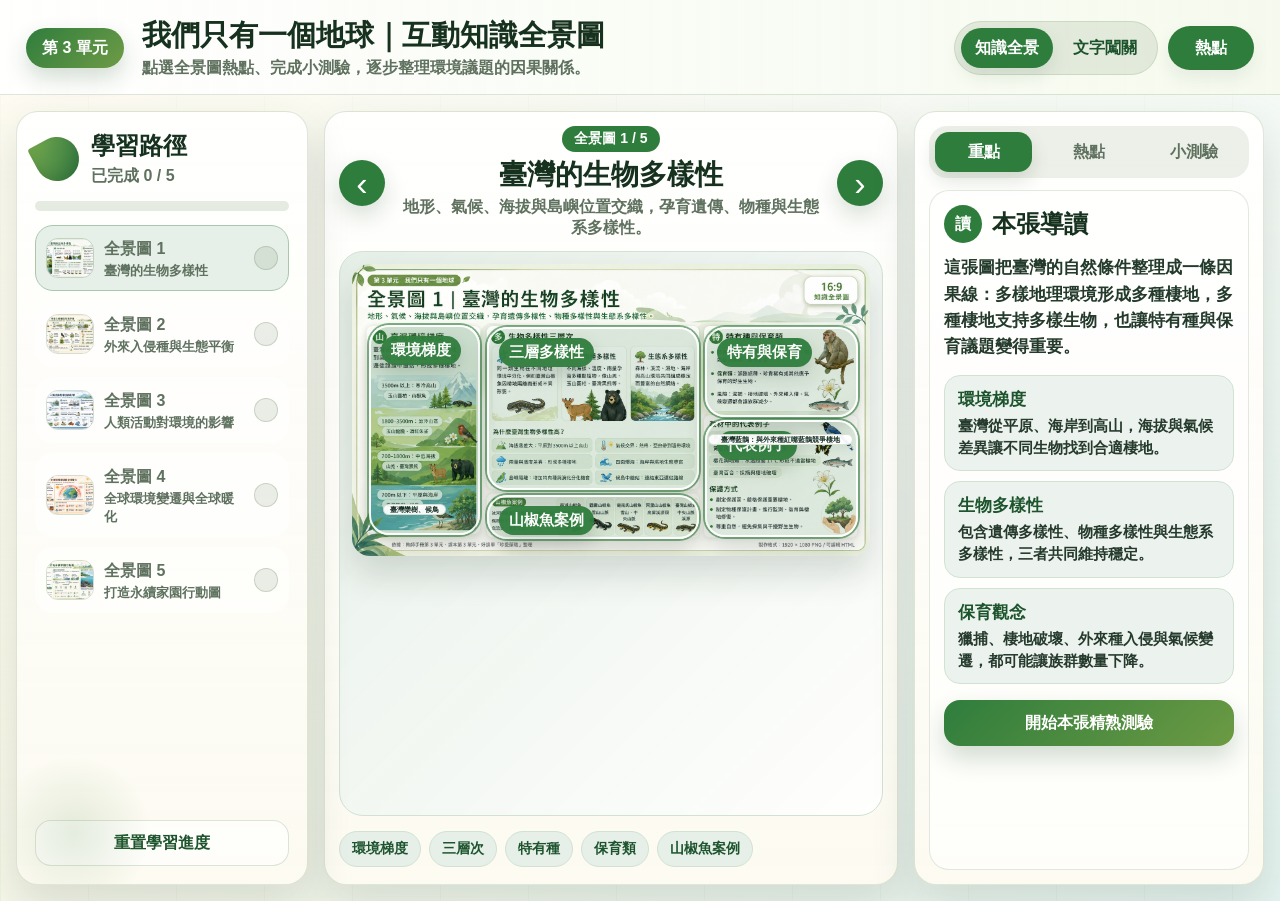
<file: index.html>
<!doctype html>
<html lang="zh-Hant">
<head>
  <meta charset="utf-8">
  <meta name="viewport" content="width=device-width, initial-scale=1">
  <title>第 3 單元｜我們只有一個地球互動全景圖</title>
  <link rel="stylesheet" href="styles.css?v=20260508d">
</head>
<body>
  <div class="app">
    <header class="topbar">
      <div class="brand">
        <span class="unit-pill">第 3 單元</span>
        <div>
          <h1>我們只有一個地球｜互動知識全景圖</h1>
          <p>點選全景圖熱點、完成小測驗，逐步整理環境議題的因果關係。</p>
        </div>
      </div>
      <div class="top-actions" aria-label="全域工具">
        <div class="mode-switch" aria-label="模式切換">
          <button class="mode-button active" id="showPanorama" type="button">知識全景</button>
          <button class="mode-button" id="showGame" type="button">文字闖關</button>
        </div>
        <button class="tool-button active" id="toggleHotspots" type="button">熱點</button>
      </div>
    </header>

    <main class="workspace" id="panoramaWorkspace">
      <aside class="rail" aria-label="全景圖清單">
        <div class="rail-head">
          <span class="leaf-mark"></span>
          <div>
            <h2>學習路徑</h2>
            <p id="progressText">已完成 0 / 5</p>
          </div>
        </div>
        <div class="progress-track" aria-hidden="true">
          <span id="progressBar"></span>
        </div>
        <nav class="slide-nav" id="slideNav"></nav>
        <button class="ghost-button" id="resetProgress" type="button">重置學習進度</button>
      </aside>

      <section class="viewer-panel" aria-label="全景圖播放器">
        <div class="viewer-toolbar">
          <button class="circle-button" id="prevSlide" type="button" aria-label="上一張">‹</button>
          <div class="slide-heading">
            <span id="slideNumber"></span>
            <h2 id="slideTitle"></h2>
            <p id="slideSubtitle"></p>
          </div>
          <button class="circle-button" id="nextSlide" type="button" aria-label="下一張">›</button>
        </div>

        <div class="panorama-shell" id="panoramaShell">
          <figure class="panorama-frame" id="panoramaFrame">
            <img id="panoramaImage" src="" alt="">
            <div class="hotspot-layer" id="hotspotLayer"></div>
          </figure>
        </div>

        <div class="quick-strip" id="quickStrip" aria-label="本張重點"></div>
      </section>

      <aside class="study-panel" aria-label="學習面板">
        <div class="tabs" role="tablist" aria-label="學習面板分頁">
          <button class="tab active" data-tab="focus" type="button">重點</button>
          <button class="tab" data-tab="hotspot" type="button">熱點</button>
          <button class="tab" data-tab="quiz" type="button">小測驗</button>
        </div>

        <section class="tab-page active" id="focusPage">
          <div class="panel-title">
            <span class="round-badge">讀</span>
            <h2>本張導讀</h2>
          </div>
          <p class="lead" id="focusLead"></p>
          <div class="key-list" id="keyList"></div>
          <button class="primary-button" id="completeSlide" type="button">開始本張精熟測驗</button>
        </section>

        <section class="tab-page" id="hotspotPage">
          <div class="panel-title">
            <span class="round-badge">點</span>
            <h2 id="hotspotTitle">請點選全景圖上的熱點</h2>
          </div>
          <p class="lead" id="hotspotBody">每個熱點會補充概念、案例或課堂提問。</p>
          <div class="key-list" id="hotspotPoints"></div>
        </section>

        <section class="tab-page" id="quizPage">
          <div class="panel-title">
            <span class="round-badge">測</span>
            <h2>精熟測驗</h2>
          </div>
          <p class="lead" id="quizQuestion"></p>
          <div class="quiz-options" id="quizOptions"></div>
          <button class="primary-button" id="submitQuiz" type="button">送出本輪答案</button>
          <p class="quiz-feedback" id="quizFeedback" aria-live="polite"></p>
        </section>
      </aside>
    </main>

    <main class="game-screen is-hidden" id="gameScreen" aria-label="任務型閱讀闖關遊戲">
      <section class="story-hero">
        <div>
          <span class="game-eyebrow">任務型閱讀 RPG</span>
          <h2>地球守護者：生態調查局</h2>
          <p>接案件、讀資料卡、破解迷思怪物。答錯不扣分，而是進入錯題修復；學生可以反覆練習，直到概念熟練度提升。</p>
        </div>
        <div class="game-progress-card">
          <strong>閱讀線索，破解迷思，修復地球</strong>
          <span>新版包含 8 個任務區、24 件案件、31 張資料卡、33 隻迷思怪物與 197 題題庫。</span>
          <a class="primary-button launch-game-link" href="earth_guardian_game/index.html?v=20260508d" target="_blank" rel="noopener">另開完整遊戲</a>
        </div>
      </section>

      <section class="guardian-frame-section" aria-label="地球守護者遊戲">
        <iframe class="guardian-game-frame" src="earth_guardian_game/index.html?v=20260508d" title="地球守護者：生態調查局"></iframe>
      </section>

      <section class="legacy-story-shell is-hidden" aria-hidden="true">
        <div class="game-progress-card">
          <strong id="gameProgressText">選擇 1 個章節任務</strong>
          <span id="gameProgressHint">每章約 6 次選擇，答對才能穩定推進；若任務失敗，請回全景圖查證後再挑戰。</span>
          <button class="ghost-button" id="resetGame" type="button">重置任務與通關紀錄</button>
        </div>
      </section>

      <section class="story-layout legacy-story-shell is-hidden" aria-hidden="true">
        <aside class="story-side" aria-label="章節與通關紀錄">
          <h2>章節任務</h2>
          <nav class="chapter-list" id="storyChapterList"></nav>

          <section class="ending-gallery">
            <h2>通關紀錄</h2>
            <div id="endingGallery"></div>
          </section>
        </aside>

        <section class="story-stage" aria-label="目前劇情">
          <div class="story-card">
            <span id="storyKicker"></span>
            <h2 id="storyTitle"></h2>
            <p id="storyText"></p>
            <article class="story-clue" id="storyClue"></article>
          </div>

          <div class="story-result is-hidden" id="storyResult" aria-live="polite"></div>
          <div class="story-choices" id="storyChoices"></div>
          <button class="primary-button is-hidden" id="storyContinue" type="button">繼續</button>

          <section class="story-ending is-hidden" id="storyEnding" aria-live="polite"></section>
        </section>

        <aside class="memory-panel" aria-label="記憶碎片">
          <h2>任務筆記</h2>
          <p>你的選擇會逐步留下線索、分數與錯誤提醒，幫助你回到知識全景圖查證。</p>
          <div class="memory-list" id="memoryFragments"></div>
        </aside>
      </section>
    </main>
  </div>

  <script src="app.js?v=20260508d"></script>
</body>
</html>
</file>
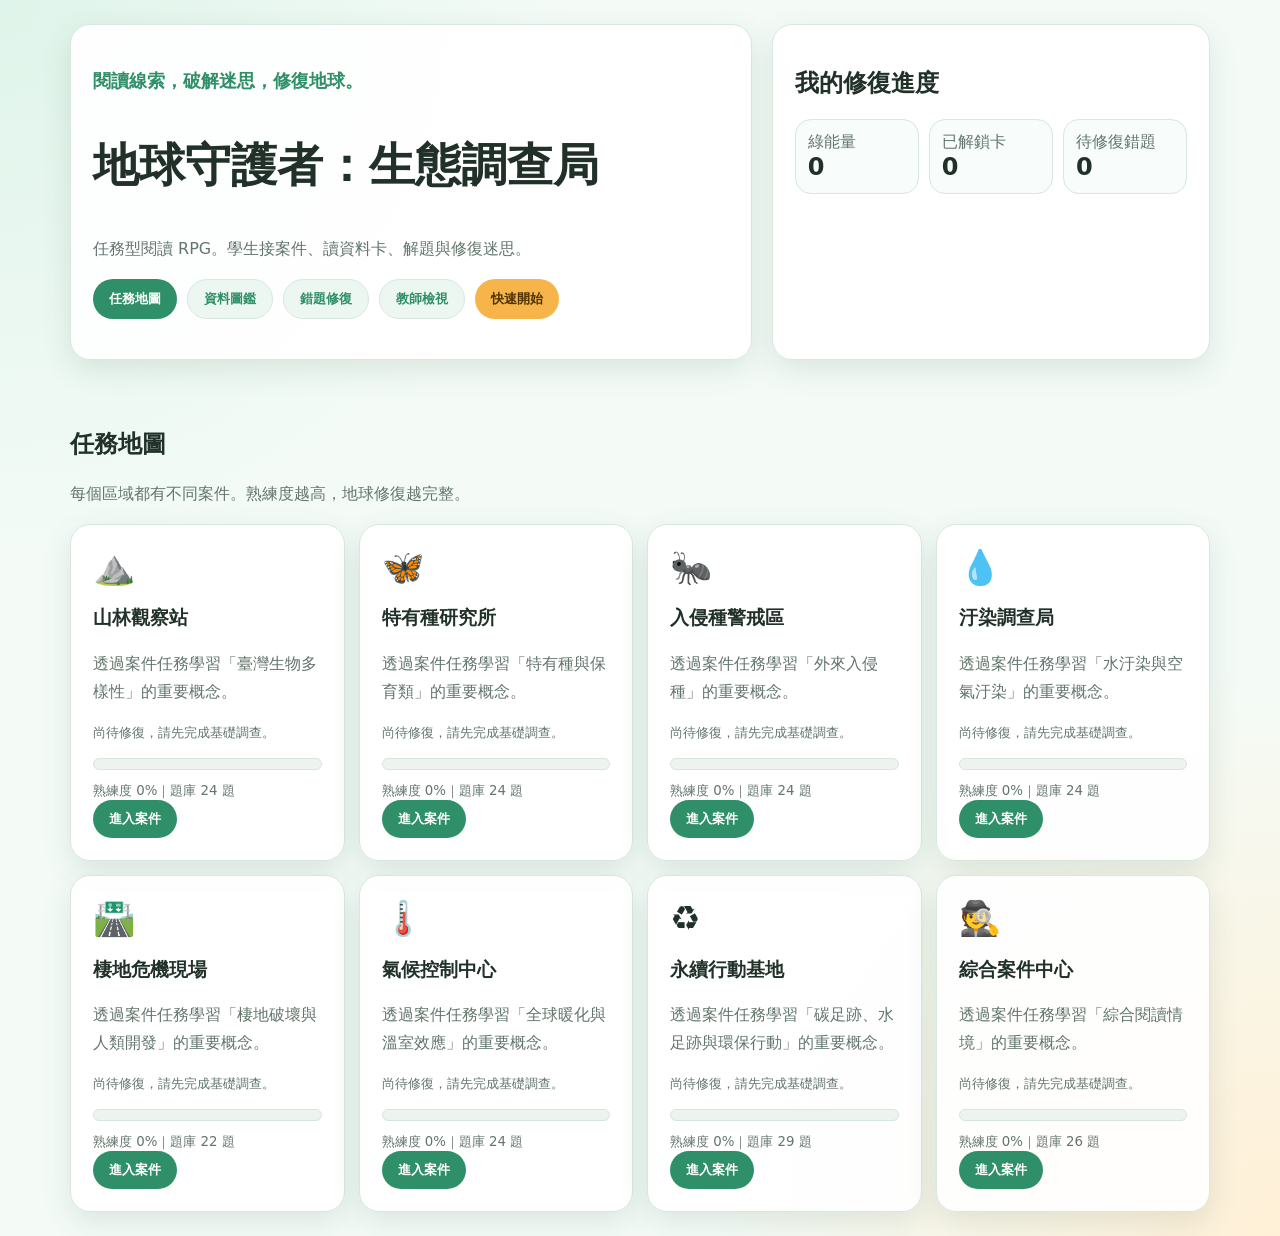
<file: earth_guardian_game/index.html>
<!DOCTYPE html>
<html lang="zh-Hant">
<head>
  <meta charset="UTF-8">
  <meta name="viewport" content="width=device-width, initial-scale=1.0">
  <title>地球守護者：生態調查局</title>
  <link rel="stylesheet" href="style.css?v=20260508d">
</head>
<body>
  <header>
    <section class="hero">
      <div class="panel">
        <p class="tagline">閱讀線索，破解迷思，修復地球。</p>
        <h1>地球守護者：生態調查局</h1>
        <p class="muted">任務型閱讀 RPG。學生接案件、讀資料卡、解題與修復迷思。</p>
        <div class="nav">
          <button onclick="showView('mapView')">任務地圖</button>
          <button class="secondary" onclick="showView('cardsView')">資料圖鑑</button>
          <button class="secondary" onclick="showView('wrongView')">錯題修復</button>
          <button class="secondary" onclick="showView('teacherView')">教師檢視</button>
          <button class="warning" onclick="quickStart()">快速開始</button>
        </div>
      </div>
      <div class="panel">
        <h2>我的修復進度</h2>
        <div class="stats">
          <div class="stat">
            <span class="muted">綠能量</span>
            <strong id="energyStat">0</strong>
          </div>
          <div class="stat">
            <span class="muted">已解鎖卡</span>
            <strong id="cardsStat">0</strong>
          </div>
          <div class="stat">
            <span class="muted">待修復錯題</span>
            <strong id="wrongStat">0</strong>
          </div>
        </div>
      </div>
    </section>
  </header>

  <main>
    <section id="mapView" class="view active">
      <h2>任務地圖</h2>
      <p class="muted">每個區域都有不同案件。熟練度越高，地球修復越完整。</p>
      <div id="zoneGrid" class="grid"></div>
    </section>

    <section id="missionView" class="view">
      <div class="nav">
        <button class="secondary" onclick="showView('mapView')">← 回任務地圖</button>
        <button class="secondary" onclick="startMission(currentZoneCode)">換一個案件</button>
      </div>
      <div class="mission-layout">
        <aside class="case-box">
          <div id="caseContent"></div>
          <div id="cardContent" class="card-box"></div>
        </aside>
        <section class="question-box">
          <div id="quizContent"></div>
        </section>
      </div>
    </section>

    <section id="cardsView" class="view">
      <button class="secondary" onclick="showView('mapView')">← 回任務地圖</button>
      <h2>資料圖鑑</h2>
      <div id="cardsList" class="table-list"></div>
    </section>

    <section id="wrongView" class="view">
      <button class="secondary" onclick="showView('mapView')">← 回任務地圖</button>
      <h2>錯題修復</h2>
      <div id="wrongList" class="table-list"></div>
    </section>

    <section id="teacherView" class="view">
      <button class="secondary" onclick="showView('mapView')">← 回任務地圖</button>
      <h2>教師檢視</h2>
      <div id="teacherContent"></div>
    </section>
  </main>

  <div id="toast" class="toast"></div>
  <script src="data/zones.js?v=20260508d"></script>
  <script src="data/cards.js?v=20260508d"></script>
  <script src="data/monsters.js?v=20260508d"></script>
  <script src="data/cases.js?v=20260508d"></script>
  <script src="data/questions.js?v=20260508d"></script>
  <script src="progress.js?v=20260508d"></script>
  <script src="app.js?v=20260508d"></script>
</body>
</html>
</file>
<file: styles.css>
:root {
  --paper: #fbfaf3;
  --paper-strong: #fffdf5;
  --ink: #17311f;
  --muted: #5f715f;
  --line: rgba(75, 117, 70, 0.2);
  --shadow: 0 18px 44px rgba(34, 56, 43, 0.14);
  --accent: #34763d;
  --accent-soft: #e8f1dd;
  --accent-deep: #1d542d;
  --blue: #1f6b9d;
  --orange: #cc6b2e;
  --radius: 22px;
}

* {
  box-sizing: border-box;
}

html,
body {
  min-height: 100%;
}

body {
  margin: 0;
  color: var(--ink);
  font-family: "Microsoft JhengHei", "Noto Sans TC", "PingFang TC", sans-serif;
  letter-spacing: 0;
  overflow-x: hidden;
  background:
    linear-gradient(120deg, rgba(255, 248, 225, 0.86), rgba(224, 242, 239, 0.86)),
    #eef4e7;
}

button {
  font: inherit;
}

.app {
  min-height: 100vh;
  background:
    linear-gradient(180deg, rgba(255, 255, 255, 0.58), rgba(255, 255, 255, 0.1)),
    repeating-linear-gradient(90deg, rgba(69, 118, 57, 0.045) 0 1px, transparent 1px 88px);
}

.topbar {
  min-height: 94px;
  padding: 18px 26px 16px;
  display: flex;
  gap: 20px;
  align-items: center;
  justify-content: space-between;
  border-bottom: 1px solid rgba(73, 112, 65, 0.18);
  background:
    linear-gradient(90deg, rgba(255, 255, 255, 0.92), rgba(244, 250, 236, 0.74)),
    var(--paper);
  position: sticky;
  top: 0;
  z-index: 20;
}

.brand {
  display: flex;
  align-items: center;
  gap: 18px;
  min-width: 0;
}

.brand > div {
  min-width: 0;
}

.unit-pill {
  flex: 0 0 auto;
  display: inline-flex;
  align-items: center;
  min-height: 40px;
  padding: 8px 16px;
  border-radius: 999px;
  color: #fff;
  background: linear-gradient(135deg, var(--accent), #6e9b46);
  font-weight: 900;
  box-shadow: 0 10px 22px rgba(35, 86, 45, 0.2);
}

.brand h1 {
  margin: 0;
  font-size: clamp(22px, 2.3vw, 34px);
  line-height: 1.15;
  color: var(--ink);
  font-weight: 900;
}

.brand p {
  margin: 5px 0 0;
  color: var(--muted);
  font-weight: 700;
  line-height: 1.35;
  overflow-wrap: anywhere;
}

.top-actions {
  display: flex;
  gap: 10px;
  align-items: center;
}

.mode-switch {
  display: inline-flex;
  gap: 6px;
  padding: 6px;
  border-radius: 999px;
  background: rgba(54, 91, 47, 0.1);
  border: 1px solid rgba(58, 111, 54, 0.14);
}

.mode-button {
  min-height: 40px;
  padding: 8px 14px;
  border: 0;
  border-radius: 999px;
  color: var(--accent-deep);
  background: transparent;
  cursor: pointer;
  font-weight: 900;
}

.mode-button.active {
  color: #fff;
  background: var(--accent);
  box-shadow: 0 8px 18px rgba(31, 68, 45, 0.1);
}

.tool-button,
.ghost-button,
.primary-button,
.tab,
.circle-button {
  border: 0;
  cursor: pointer;
}

.tool-button {
  min-width: 86px;
  min-height: 44px;
  padding: 9px 15px;
  border-radius: 999px;
  color: var(--accent-deep);
  background: rgba(255, 255, 255, 0.78);
  border: 1px solid rgba(58, 111, 54, 0.2);
  font-weight: 900;
  box-shadow: 0 8px 18px rgba(31, 68, 45, 0.08);
}

.tool-button:hover,
.tool-button.active {
  background: var(--accent);
  color: #fff;
}

.workspace {
  display: grid;
  grid-template-columns: 292px minmax(0, 1fr) 350px;
  gap: 16px;
  padding: 16px;
  min-height: calc(100vh - 94px);
}

.rail,
.viewer-panel,
.study-panel {
  min-width: 0;
  border: 1px solid rgba(85, 119, 65, 0.18);
  background:
    linear-gradient(180deg, rgba(255, 255, 255, 0.92), rgba(253, 251, 241, 0.84)),
    var(--paper);
  border-radius: var(--radius);
  box-shadow: var(--shadow);
}

.rail {
  padding: 18px;
  display: flex;
  flex-direction: column;
  gap: 14px;
  position: relative;
  overflow: hidden;
}

.rail::after {
  content: "";
  position: absolute;
  left: -28px;
  bottom: -34px;
  width: 170px;
  height: 170px;
  background:
    radial-gradient(ellipse at center, rgba(74, 128, 58, 0.14), transparent 64%);
  pointer-events: none;
}

.rail-head {
  display: flex;
  align-items: center;
  gap: 12px;
}

.leaf-mark {
  flex: 0 0 44px;
  width: 44px;
  height: 44px;
  border-radius: 4px 28px 28px 28px;
  background: linear-gradient(135deg, #74a84c, #2e7642);
  transform: rotate(-28deg);
  box-shadow: inset 0 -8px 12px rgba(22, 65, 28, 0.18);
}

.rail h2,
.study-panel h2,
.slide-heading h2 {
  margin: 0;
}

.rail h2 {
  font-size: 24px;
}

.rail p {
  margin: 4px 0 0;
  color: var(--muted);
  font-weight: 800;
}

.progress-track {
  height: 10px;
  border-radius: 999px;
  overflow: hidden;
  background: rgba(63, 101, 51, 0.13);
}

.progress-track span {
  display: block;
  width: 0;
  height: 100%;
  border-radius: inherit;
  background: linear-gradient(90deg, #5ca05b, #9ebf50);
  transition: width 280ms ease;
}

.slide-nav {
  display: grid;
  gap: 10px;
}

.slide-button {
  width: 100%;
  display: grid;
  grid-template-columns: 48px 1fr auto;
  gap: 10px;
  align-items: center;
  padding: 10px;
  border-radius: 18px;
  border: 1px solid transparent;
  background: rgba(255, 255, 255, 0.64);
  color: var(--ink);
  cursor: pointer;
  text-align: left;
}

.slide-button:hover,
.slide-button.active {
  border-color: color-mix(in srgb, var(--slide-accent) 42%, white);
  background: color-mix(in srgb, var(--slide-accent) 12%, white);
}

.slide-thumb {
  width: 48px;
  height: 40px;
  border-radius: 12px;
  object-fit: cover;
  border: 1px solid rgba(50, 91, 45, 0.2);
}

.slide-button strong {
  display: block;
  font-size: 16px;
  line-height: 1.25;
}

.slide-button span {
  display: block;
  margin-top: 3px;
  color: var(--muted);
  font-size: 13px;
  font-weight: 800;
}

.done-mark {
  width: 24px;
  height: 24px;
  border-radius: 50%;
  display: grid;
  place-items: center;
  color: transparent;
  background: rgba(89, 119, 77, 0.12);
  border: 1px solid rgba(89, 119, 77, 0.24);
  font-size: 14px;
  font-weight: 900;
}

.slide-button.completed .done-mark {
  color: #fff;
  background: var(--accent);
  border-color: var(--accent);
}

.ghost-button,
.primary-button {
  min-height: 46px;
  border-radius: 16px;
  font-weight: 900;
}

.ghost-button {
  margin-top: auto;
  color: var(--accent-deep);
  background: rgba(255, 255, 255, 0.64);
  border: 1px solid rgba(64, 111, 54, 0.18);
}

.primary-button {
  width: 100%;
  margin-top: 16px;
  color: #fff;
  background: linear-gradient(135deg, var(--accent), #6c9a43);
  box-shadow: 0 12px 24px rgba(33, 84, 45, 0.2);
}

.launch-game-link {
  display: inline-grid;
  place-items: center;
  text-decoration: none;
}

.viewer-panel {
  padding: 14px;
  display: grid;
  grid-template-rows: auto minmax(0, 1fr) auto;
  gap: 12px;
}

.viewer-toolbar {
  display: grid;
  grid-template-columns: 46px minmax(0, 1fr) 46px;
  gap: 12px;
  align-items: center;
}

.circle-button {
  width: 46px;
  height: 46px;
  border-radius: 50%;
  color: #fff;
  background: var(--accent);
  font-size: 34px;
  line-height: 1;
  box-shadow: 0 10px 22px rgba(39, 77, 43, 0.18);
}

.slide-heading {
  min-width: 0;
  text-align: center;
}

#slideNumber {
  display: inline-flex;
  padding: 4px 12px;
  border-radius: 999px;
  color: #fff;
  background: var(--accent);
  font-size: 14px;
  font-weight: 900;
}

.slide-heading h2 {
  margin-top: 4px;
  font-size: clamp(21px, 2.2vw, 32px);
  color: var(--ink);
  font-weight: 900;
}

.slide-heading p {
  margin: 3px auto 0;
  color: var(--muted);
  font-weight: 800;
  line-height: 1.3;
  max-width: 900px;
}

.panorama-shell {
  min-height: 0;
  padding: 12px;
  border-radius: 24px;
  background:
    linear-gradient(135deg, color-mix(in srgb, var(--accent) 12%, white), rgba(255, 255, 255, 0.9));
  border: 1px solid color-mix(in srgb, var(--accent) 22%, white);
  overflow: auto;
}

.panorama-frame {
  width: 100%;
  max-width: 100%;
  aspect-ratio: 1672 / 941;
  margin: 0 auto;
  position: relative;
  container-type: inline-size;
  border-radius: 18px;
  overflow: hidden;
  background: #f5f4eb;
  box-shadow: 0 18px 34px rgba(25, 48, 34, 0.16);
}

.panorama-frame img {
  display: block;
  width: 100%;
  height: 100%;
  object-fit: cover;
  user-select: none;
}

.hotspot-layer {
  position: absolute;
  inset: 0;
}

.hotspot {
  position: absolute;
  z-index: 2;
  border: 2px solid rgba(255, 255, 255, 0.96);
  border-radius: 20px;
  background: color-mix(in srgb, var(--slide-accent) 16%, transparent);
  box-shadow:
    0 0 0 2px color-mix(in srgb, var(--slide-accent) 64%, transparent),
    0 12px 22px rgba(20, 40, 24, 0.18);
  cursor: pointer;
  opacity: 0.96;
  transition: transform 180ms ease, opacity 180ms ease, background 180ms ease;
}

.hotspot::before {
  content: attr(data-label);
  position: absolute;
  left: 10px;
  top: 9px;
  max-width: calc(100% - 20px);
  padding: 5px 10px;
  border-radius: 999px;
  color: #fff;
  background: var(--slide-accent);
  font-size: clamp(10px, 1.15vw, 15px);
  font-weight: 900;
  white-space: nowrap;
  box-shadow: 0 8px 18px rgba(20, 44, 29, 0.18);
}

.hotspot:hover,
.hotspot.active {
  transform: translateY(-2px);
  background: color-mix(in srgb, var(--slide-accent) 25%, transparent);
}

.hotspots-hidden .hotspot {
  opacity: 0;
  pointer-events: none;
}

.image-correction {
  position: absolute;
  z-index: 4;
  display: grid;
  place-items: center;
  border-radius: 999px;
  color: #183126;
  background: rgba(255, 255, 255, 0.94);
  border: 1px solid rgba(84, 126, 78, 0.22);
  box-shadow: 0 4px 10px rgba(40, 66, 44, 0.08);
  font-size: clamp(7px, 1.05cqw, 17px);
  font-weight: 900;
  line-height: 1;
  white-space: nowrap;
  pointer-events: none;
}

.quick-strip {
  display: flex;
  flex-wrap: wrap;
  gap: 8px;
  align-items: center;
  min-height: 42px;
}

.quick-chip {
  display: inline-flex;
  align-items: center;
  min-height: 36px;
  padding: 7px 12px;
  border-radius: 999px;
  background: color-mix(in srgb, var(--accent) 12%, white);
  color: var(--accent-deep);
  border: 1px solid color-mix(in srgb, var(--accent) 22%, white);
  font-weight: 900;
  font-size: 14px;
}

.study-panel {
  padding: 14px;
  display: grid;
  grid-template-rows: auto minmax(0, 1fr);
  gap: 12px;
}

.tabs {
  display: grid;
  grid-template-columns: repeat(3, 1fr);
  gap: 8px;
  padding: 6px;
  border-radius: 18px;
  background: rgba(76, 107, 56, 0.1);
}

.tab {
  min-height: 40px;
  border-radius: 14px;
  color: var(--muted);
  background: transparent;
  font-weight: 900;
}

.tab.active {
  color: #fff;
  background: var(--accent);
  box-shadow: 0 8px 18px rgba(42, 82, 46, 0.16);
}

.tab-page {
  display: none;
  min-height: 0;
  overflow: auto;
  padding: 14px;
  border-radius: 20px;
  background: rgba(255, 255, 255, 0.66);
  border: 1px solid rgba(80, 117, 65, 0.16);
}

.tab-page.active {
  display: block;
}

.panel-title {
  display: flex;
  gap: 10px;
  align-items: center;
  margin-bottom: 12px;
}

.round-badge {
  flex: 0 0 38px;
  width: 38px;
  height: 38px;
  display: grid;
  place-items: center;
  border-radius: 50%;
  color: #fff;
  background: var(--accent);
  font-weight: 900;
}

.panel-title h2 {
  font-size: 24px;
  line-height: 1.18;
}

.lead {
  margin: 0 0 14px;
  color: #243b2c;
  font-size: 17px;
  line-height: 1.55;
  font-weight: 750;
}

.key-list {
  display: grid;
  gap: 10px;
}

.key-card {
  padding: 12px 13px;
  border-radius: 16px;
  background: color-mix(in srgb, var(--accent) 9%, white);
  border: 1px solid color-mix(in srgb, var(--accent) 22%, white);
}

.key-card strong {
  display: block;
  margin-bottom: 4px;
  color: var(--accent-deep);
  font-size: 17px;
}

.key-card span {
  color: #263b2d;
  font-size: 15px;
  line-height: 1.45;
  font-weight: 750;
}

.reading-section {
  display: grid;
  gap: 10px;
  margin-top: 4px;
  padding-top: 12px;
  border-top: 1px dashed color-mix(in srgb, var(--accent) 32%, white);
}

.reading-section h3 {
  margin: 0;
  color: var(--accent-deep);
  font-size: 18px;
  line-height: 1.2;
}

.reading-list {
  display: grid;
  gap: 10px;
}

.reading-card {
  padding: 13px 14px;
  border-radius: 17px;
  background:
    linear-gradient(135deg, color-mix(in srgb, var(--accent) 12%, white), rgba(255, 255, 255, 0.86));
  border: 1px solid color-mix(in srgb, var(--accent) 24%, white);
  box-shadow: 0 8px 18px rgba(38, 67, 42, 0.07);
}

.reading-card strong {
  display: block;
  margin-bottom: 5px;
  color: var(--accent-deep);
  font-size: 16px;
  line-height: 1.35;
}

.reading-card span {
  display: block;
  color: #263b2d;
  font-size: 14px;
  line-height: 1.55;
  font-weight: 720;
}

.quiz-options {
  display: grid;
  gap: 12px;
}

.quiz-card {
  padding: 12px;
  border: 1px solid color-mix(in srgb, var(--accent) 18%, white);
  border-radius: 18px;
  background: rgba(255, 255, 255, 0.78);
}

.quiz-card-head {
  display: grid;
  gap: 5px;
  margin-bottom: 10px;
}

.quiz-card-head span {
  width: fit-content;
  padding: 3px 9px;
  border-radius: 999px;
  color: #fff;
  background: var(--accent);
  font-size: 13px;
  font-weight: 900;
}

.quiz-card-head strong {
  font-size: 16px;
  line-height: 1.45;
}

.quiz-choice-list {
  display: grid;
  gap: 8px;
}

.quiz-option {
  width: 100%;
  padding: 10px 12px;
  border: 1px solid rgba(75, 115, 57, 0.18);
  border-radius: 14px;
  color: var(--ink);
  background: rgba(255, 255, 255, 0.72);
  cursor: pointer;
  text-align: left;
  font-size: 15px;
  font-weight: 800;
  line-height: 1.35;
}

.quiz-option:hover,
.quiz-option.selected {
  background: color-mix(in srgb, var(--accent) 10%, white);
  border-color: color-mix(in srgb, var(--accent) 38%, white);
}

.quiz-option.correct {
  border-color: rgba(47, 132, 67, 0.5);
  background: #e6f4df;
}

.quiz-option.incorrect {
  border-color: rgba(189, 73, 45, 0.45);
  background: #fde9df;
}

.quiz-option:disabled {
  cursor: default;
}

.quiz-feedback {
  min-height: 50px;
  margin: 14px 0 0;
  color: var(--accent-deep);
  font-weight: 900;
  line-height: 1.45;
}

.is-hidden {
  display: none !important;
}

.game-screen {
  padding: 16px;
  min-height: calc(100vh - 94px);
  background:
    radial-gradient(circle at 12% 8%, color-mix(in srgb, var(--accent) 16%, transparent), transparent 28%),
    radial-gradient(circle at 88% 20%, rgba(28, 58, 48, 0.12), transparent 24%),
    linear-gradient(180deg, rgba(17, 39, 29, 0.04), transparent 36%);
}

.game-hero,
.game-map,
.game-card,
.badge-panel {
  border: 1px solid color-mix(in srgb, var(--accent) 26%, rgba(85, 119, 65, 0.18));
  background:
    linear-gradient(180deg, rgba(255, 255, 255, 0.94), rgba(246, 250, 238, 0.86)),
    var(--paper);
  border-radius: var(--radius);
  box-shadow: var(--shadow);
}

.game-hero {
  display: grid;
  grid-template-columns: minmax(0, 1fr) 330px;
  gap: 16px;
  align-items: stretch;
  padding: 22px;
  margin-bottom: 16px;
  position: relative;
  overflow: hidden;
}

.game-hero::before {
  content: "";
  position: absolute;
  inset: 0;
  background:
    linear-gradient(90deg, rgba(16, 44, 31, 0.08) 0 1px, transparent 1px 80px),
    linear-gradient(0deg, rgba(16, 44, 31, 0.06) 0 1px, transparent 1px 80px),
    radial-gradient(circle at 7% 10%, color-mix(in srgb, var(--accent) 22%, transparent), transparent 24%),
    radial-gradient(circle at 92% 18%, rgba(184, 84, 48, 0.18), transparent 22%),
    linear-gradient(120deg, rgba(255, 255, 255, 0.64), transparent);
  pointer-events: none;
}

.game-hero > * {
  position: relative;
}

.game-eyebrow {
  display: inline-flex;
  width: fit-content;
  padding: 6px 12px;
  border-radius: 999px;
  color: #fff;
  background: var(--accent);
  font-weight: 900;
}

.game-hero h2 {
  margin: 10px 0 8px;
  font-size: clamp(28px, 4vw, 48px);
  line-height: 1.08;
  color: var(--ink);
}

.game-hero p {
  margin: 0;
  max-width: 860px;
  color: #2d4634;
  font-size: 18px;
  line-height: 1.6;
  font-weight: 780;
}

.game-progress-card {
  display: grid;
  gap: 10px;
  align-content: center;
  padding: 18px;
  border-radius: 22px;
  background:
    linear-gradient(135deg, color-mix(in srgb, var(--accent) 13%, white), rgba(255, 255, 255, 0.88));
  border: 1px solid color-mix(in srgb, var(--accent) 24%, white);
  box-shadow: inset 0 0 0 1px rgba(255, 255, 255, 0.5);
}

.game-progress-card strong {
  color: var(--accent-deep);
  font-size: 22px;
  line-height: 1.2;
}

.game-progress-card span {
  color: #405640;
  font-weight: 800;
  line-height: 1.45;
}

.game-progress-card .ghost-button {
  margin-top: 4px;
}

.game-layout {
  display: grid;
  grid-template-columns: 260px minmax(0, 1fr) 310px;
  gap: 16px;
  align-items: start;
}

.game-map,
.game-card,
.badge-panel {
  padding: 16px;
}

.game-map {
  position: sticky;
  top: 110px;
}

.game-map h2,
.badge-panel h2 {
  margin: 0 0 12px;
  font-size: 24px;
}

#gameMap {
  display: grid;
  gap: 10px;
}

.game-map-button {
  width: 100%;
  display: grid;
  gap: 4px;
  padding: 13px;
  border-radius: 18px;
  border: 1px solid rgba(69, 109, 55, 0.14);
  color: var(--ink);
  background:
    linear-gradient(135deg, rgba(255, 255, 255, 0.78), color-mix(in srgb, var(--accent) 5%, white));
  cursor: pointer;
  text-align: left;
}

.game-map-button:hover,
.game-map-button.active {
  border-color: color-mix(in srgb, var(--accent) 42%, white);
  background: color-mix(in srgb, var(--accent) 10%, white);
}

.game-map-button span,
.game-map-button i {
  color: var(--muted);
  font-size: 13px;
  font-style: normal;
  font-weight: 900;
}

.game-map-button strong {
  color: var(--ink);
  font-size: 17px;
}

.game-map-button.completed i {
  color: var(--accent-deep);
}

.game-card {
  display: grid;
  gap: 16px;
  overflow: hidden;
}

.game-level-head {
  padding: 18px;
  border-radius: 24px;
  color: #fff;
  background:
    radial-gradient(circle at 100% 0, rgba(255, 232, 142, 0.24), transparent 30%),
    linear-gradient(135deg, color-mix(in srgb, var(--accent) 88%, #102017), color-mix(in srgb, var(--accent) 50%, #432319)),
    var(--accent);
  box-shadow: inset 0 0 0 1px rgba(255, 255, 255, 0.18);
}

.game-level-head span {
  display: inline-flex;
  padding: 5px 10px;
  border-radius: 999px;
  background: rgba(255, 255, 255, 0.18);
  font-weight: 900;
}

.game-level-head h2 {
  margin: 10px 0 8px;
  font-size: clamp(26px, 3vw, 40px);
  line-height: 1.12;
}

.game-level-head p {
  margin: 0;
  font-size: 17px;
  line-height: 1.65;
  font-weight: 760;
}

.game-mission {
  display: grid;
  gap: 6px;
  padding: 16px;
  border-radius: 20px;
  background: rgba(255, 255, 255, 0.72);
  border: 1px solid rgba(72, 110, 61, 0.14);
}

.game-mission strong {
  color: var(--accent-deep);
  font-size: 18px;
}

.game-mission span {
  color: #2e4634;
  font-weight: 780;
  line-height: 1.55;
}

.escape-status {
  display: grid;
  grid-template-columns: repeat(3, minmax(0, 1fr));
  gap: 10px;
}

.escape-status article {
  padding: 13px;
  border-radius: 18px;
  background:
    linear-gradient(145deg, color-mix(in srgb, var(--accent) 10%, white), rgba(255, 255, 255, 0.84));
  border: 1px solid color-mix(in srgb, var(--accent) 24%, white);
}

.escape-status span {
  display: inline-flex;
  margin-bottom: 7px;
  padding: 3px 8px;
  border-radius: 999px;
  color: #fff;
  background: var(--accent);
  font-size: 13px;
  font-weight: 900;
}

.escape-status strong {
  display: block;
  color: #233c2b;
  font-size: 15px;
  line-height: 1.35;
}

.clue-grid {
  display: grid;
  grid-template-columns: repeat(2, minmax(0, 1fr));
  gap: 12px;
}

.clue-card {
  min-height: 136px;
  padding: 15px;
  border-radius: 20px;
  background:
    linear-gradient(160deg, color-mix(in srgb, var(--accent) 11%, white), rgba(255, 255, 255, 0.86));
  border: 1px solid color-mix(in srgb, var(--accent) 24%, white);
}

.clue-card em {
  display: inline-flex;
  margin-bottom: 7px;
  padding: 3px 8px;
  border-radius: 999px;
  color: var(--accent-deep);
  background: rgba(255, 255, 255, 0.66);
  font-size: 13px;
  font-style: normal;
  font-weight: 900;
}

.clue-card strong {
  display: block;
  margin-bottom: 8px;
  color: var(--accent-deep);
  font-size: 18px;
}

.clue-card span {
  color: #293f2f;
  font-size: 15px;
  line-height: 1.55;
  font-weight: 750;
}

.case-file-panel,
.investigation-panel {
  padding: 16px;
  border-radius: 22px;
  background: rgba(255, 255, 255, 0.7);
  border: 1px solid rgba(75, 116, 63, 0.16);
}

.mini-title {
  display: flex;
  gap: 9px;
  align-items: center;
  margin-bottom: 10px;
}

.mini-title span {
  width: 32px;
  height: 32px;
  display: grid;
  place-items: center;
  border-radius: 50%;
  color: #fff;
  background: var(--accent);
  font-weight: 900;
}

.mini-title h3 {
  margin: 0;
  color: var(--ink);
  font-size: 22px;
}

#gameInquiryPrompt {
  margin: 0 0 12px;
  color: #2c4433;
  font-weight: 800;
  line-height: 1.55;
}

.case-file {
  display: grid;
  gap: 12px;
}

.case-file p {
  margin: 0;
  padding: 14px 15px;
  border-radius: 18px;
  color: #263b2d;
  background: rgba(255, 255, 255, 0.78);
  border: 1px solid color-mix(in srgb, var(--accent) 18%, white);
  font-size: 16px;
  font-weight: 760;
  line-height: 1.65;
}

.case-file p span {
  display: inline-flex;
  margin-right: 8px;
  padding: 3px 8px;
  border-radius: 999px;
  color: #fff;
  background: var(--accent);
  font-size: 13px;
  font-weight: 900;
}

.inquiry-trail {
  display: flex;
  flex-wrap: wrap;
  gap: 8px;
  margin-bottom: 12px;
}

.inquiry-trail span {
  width: 34px;
  height: 34px;
  display: grid;
  place-items: center;
  border-radius: 50%;
  color: var(--muted);
  background: rgba(86, 122, 70, 0.12);
  border: 1px solid rgba(74, 112, 60, 0.14);
  font-weight: 900;
}

.inquiry-trail span.current {
  color: #fff;
  background: var(--accent);
  border-color: var(--accent);
}

.inquiry-trail span.solved {
  color: var(--accent-deep);
  background: color-mix(in srgb, var(--accent) 14%, white);
  border-color: color-mix(in srgb, var(--accent) 32%, white);
}

#gameAnswer {
  width: 100%;
  resize: vertical;
  min-height: 118px;
  padding: 14px 15px;
  border-radius: 18px;
  border: 1px solid color-mix(in srgb, var(--accent) 24%, white);
  color: var(--ink);
  background: rgba(255, 255, 255, 0.86);
  font: inherit;
  font-weight: 760;
  line-height: 1.55;
  outline: none;
}

#gameAnswer:focus {
  border-color: color-mix(in srgb, var(--accent) 54%, white);
  box-shadow: 0 0 0 4px color-mix(in srgb, var(--accent) 13%, transparent);
}

.answer-actions {
  display: grid;
  grid-template-columns: minmax(0, 1fr) minmax(170px, 0.42fr);
  gap: 10px;
  align-items: center;
}

.answer-actions .primary-button,
.answer-actions .ghost-button {
  margin-top: 0;
}

.inquiry-feedback {
  min-height: 48px;
  margin: 12px 0 0;
  color: var(--accent-deep);
  font-weight: 900;
  line-height: 1.5;
}

.badge-panel {
  position: sticky;
  top: 110px;
}

.badge-list {
  display: grid;
  gap: 10px;
}

.badge-card {
  display: grid;
  grid-template-columns: 38px 1fr;
  gap: 10px;
  align-items: center;
  padding: 12px;
  border-radius: 18px;
  background: rgba(255, 255, 255, 0.68);
  border: 1px solid rgba(74, 112, 60, 0.14);
}

.badge-card span {
  width: 38px;
  height: 38px;
  display: grid;
  place-items: center;
  border-radius: 50%;
  color: var(--muted);
  background: rgba(84, 120, 70, 0.12);
  font-weight: 900;
}

.badge-card strong {
  color: var(--ink);
  line-height: 1.2;
}

.badge-card small {
  grid-column: 2;
  color: var(--muted);
  font-weight: 850;
}

.badge-card.earned {
  border-color: color-mix(in srgb, var(--accent) 36%, white);
  background: color-mix(in srgb, var(--accent) 10%, white);
}

.badge-card.earned span {
  color: #fff;
  background: var(--accent);
}

.pledge-panel {
  margin-top: 16px;
  padding-top: 14px;
  border-top: 1px dashed rgba(74, 112, 60, 0.24);
}

.pledge-panel h3 {
  margin: 0 0 8px;
  color: var(--accent-deep);
  font-size: 20px;
}

.pledge-panel p {
  margin: 0 0 10px;
  color: #405640;
  font-weight: 800;
  line-height: 1.45;
}

.pledge-panel.locked {
  opacity: 0.7;
}

.pledge-actions {
  display: grid;
  gap: 8px;
}

.pledge-button {
  padding: 10px 12px;
  border-radius: 14px;
  border: 1px solid rgba(74, 112, 60, 0.16);
  color: var(--ink);
  background: rgba(255, 255, 255, 0.78);
  cursor: pointer;
  text-align: left;
  font-weight: 820;
  line-height: 1.35;
}

.pledge-button.selected {
  color: #fff;
  background: var(--accent);
}

.pledge-button:disabled {
  cursor: default;
}

.pledge-result {
  margin-top: 10px;
  padding: 12px;
  border-radius: 16px;
  color: var(--accent-deep);
  background: color-mix(in srgb, var(--accent) 9%, white);
  font-weight: 900;
  line-height: 1.5;
}

.pledge-result strong,
.pledge-result span {
  display: block;
}

.pledge-result strong {
  margin-bottom: 4px;
}

.story-hero,
.story-side,
.story-stage,
.memory-panel {
  border: 1px solid color-mix(in srgb, var(--accent) 24%, rgba(85, 119, 65, 0.18));
  background:
    linear-gradient(180deg, rgba(255, 255, 255, 0.95), rgba(248, 250, 241, 0.88)),
    var(--paper);
  border-radius: var(--radius);
  box-shadow: var(--shadow);
}

.story-hero {
  display: grid;
  grid-template-columns: minmax(0, 1fr) 330px;
  gap: 16px;
  align-items: stretch;
  padding: 22px;
  margin-bottom: 16px;
  position: relative;
  overflow: hidden;
}

.story-hero::before {
  content: "";
  position: absolute;
  inset: 0;
  background:
    linear-gradient(90deg, rgba(26, 71, 43, 0.055) 0 1px, transparent 1px 86px),
    radial-gradient(circle at 8% 8%, color-mix(in srgb, var(--accent) 20%, transparent), transparent 26%),
    radial-gradient(circle at 92% 18%, rgba(214, 128, 61, 0.16), transparent 24%);
  pointer-events: none;
}

.story-hero > * {
  position: relative;
}

.guardian-frame-section {
  margin-top: 18px;
  border: 1px solid color-mix(in srgb, var(--accent) 24%, rgba(85, 119, 65, 0.18));
  border-radius: 30px;
  overflow: hidden;
  background: rgba(255, 255, 255, 0.8);
  box-shadow: 0 20px 46px rgba(43, 79, 49, 0.11);
}

.guardian-game-frame {
  width: 100%;
  min-height: 1180px;
  display: block;
  border: 0;
  background: #f4fbf7;
}

.story-hero h2 {
  margin: 10px 0 8px;
  font-size: clamp(30px, 4.4vw, 52px);
  line-height: 1.05;
  color: var(--ink);
}

.story-hero p {
  margin: 0;
  max-width: 900px;
  color: #2d4634;
  font-size: 18px;
  line-height: 1.65;
  font-weight: 780;
  overflow-wrap: anywhere;
}

.story-layout {
  display: grid;
  grid-template-columns: 270px minmax(0, 1fr) 320px;
  gap: 16px;
  align-items: start;
}

.story-side,
.story-stage,
.memory-panel {
  padding: 16px;
}

.story-side,
.memory-panel {
  position: sticky;
  top: 110px;
}

.story-side h2,
.memory-panel h2,
.ending-gallery h2 {
  margin: 0 0 12px;
  color: var(--ink);
  font-size: 24px;
}

.chapter-list,
#endingGallery,
.memory-list {
  display: grid;
  gap: 10px;
}

.chapter-item,
.ending-item,
.memory-fragment,
.memory-empty {
  padding: 12px;
  border-radius: 18px;
  background: rgba(255, 255, 255, 0.72);
  border: 1px solid rgba(73, 112, 65, 0.15);
}

.chapter-item {
  width: 100%;
  cursor: pointer;
  text-align: left;
  font: inherit;
}

.chapter-item:hover {
  transform: translateY(-1px);
  border-color: color-mix(in srgb, var(--accent) 34%, white);
}

.chapter-item span,
.ending-item span {
  display: inline-flex;
  margin-bottom: 4px;
  color: var(--muted);
  font-size: 13px;
  font-weight: 900;
}

.chapter-item strong,
.ending-item strong {
  display: block;
  color: var(--ink);
  line-height: 1.3;
}

.chapter-item small {
  display: block;
  margin-top: 5px;
  color: var(--muted);
  font-weight: 800;
  line-height: 1.35;
}

.chapter-item.reached {
  border-color: color-mix(in srgb, var(--accent) 22%, white);
  background: color-mix(in srgb, var(--accent) 7%, white);
}

.chapter-item.active {
  border-color: color-mix(in srgb, var(--accent) 44%, white);
  box-shadow: inset 5px 0 0 var(--accent);
}

.ending-gallery {
  margin-top: 16px;
  padding-top: 14px;
  border-top: 1px dashed rgba(74, 112, 60, 0.24);
}

.ending-item.unlocked {
  border-color: color-mix(in srgb, var(--accent) 34%, white);
  background: color-mix(in srgb, var(--accent) 10%, white);
}

.ending-item.unlocked span {
  color: var(--accent-deep);
}

.story-stage {
  display: grid;
  gap: 14px;
}

.story-card {
  padding: 22px;
  border-radius: 26px;
  color: #fff;
  background:
    radial-gradient(circle at 100% 0, rgba(255, 235, 152, 0.18), transparent 30%),
    linear-gradient(135deg, color-mix(in srgb, var(--accent) 88%, #132318), color-mix(in srgb, var(--accent) 48%, #51301c));
  box-shadow: inset 0 0 0 1px rgba(255, 255, 255, 0.18);
}

.story-card > span {
  display: inline-flex;
  padding: 5px 11px;
  border-radius: 999px;
  background: rgba(255, 255, 255, 0.18);
  font-weight: 900;
}

.story-card h2 {
  margin: 12px 0 10px;
  font-size: clamp(28px, 3.8vw, 46px);
  line-height: 1.08;
}

.story-card p {
  margin: 0;
  font-size: 18px;
  line-height: 1.7;
  font-weight: 760;
  overflow-wrap: anywhere;
}

.story-clue {
  margin-top: 16px;
  padding: 14px 15px;
  border-radius: 18px;
  color: #233b2a;
  background: rgba(255, 255, 255, 0.88);
  border: 1px solid rgba(255, 255, 255, 0.4);
  font-weight: 860;
  line-height: 1.5;
}

.story-result {
  padding: 16px;
  border-radius: 20px;
  color: var(--accent-deep);
  background: color-mix(in srgb, var(--accent) 10%, white);
  border: 1px solid color-mix(in srgb, var(--accent) 25%, white);
  font-weight: 900;
  line-height: 1.6;
}

.story-result span {
  display: inline-flex;
  margin-bottom: 6px;
  padding: 4px 10px;
  border-radius: 999px;
  color: #fff;
  background: var(--accent);
  font-size: 14px;
}

.story-result strong,
.story-result p {
  display: block;
  margin: 0;
}

.story-result p {
  margin-top: 6px;
  color: #263b2d;
}

.story-result.success {
  background: #edf8e8;
  border-color: #85b96c;
}

.story-result.warning {
  background: #fff8df;
  border-color: #e7bd54;
}

.story-result.warning span {
  background: #bd8121;
}

.story-result.danger {
  background: #fff0ea;
  border-color: #d56d4f;
}

.story-result.danger span {
  background: #b84c34;
}

.story-choices {
  display: grid;
  gap: 12px;
}

.story-choice {
  width: 100%;
  padding: 15px 16px;
  border-radius: 18px;
  border: 1px solid color-mix(in srgb, var(--accent) 22%, white);
  color: var(--ink);
  background:
    linear-gradient(135deg, rgba(255, 255, 255, 0.92), color-mix(in srgb, var(--accent) 7%, white));
  cursor: pointer;
  text-align: left;
  box-shadow: 0 10px 22px rgba(31, 68, 45, 0.07);
}

.story-choice:hover {
  transform: translateY(-1px);
  border-color: color-mix(in srgb, var(--accent) 44%, white);
  background: color-mix(in srgb, var(--accent) 11%, white);
}

.story-choice strong {
  display: block;
  color: var(--ink);
  font-size: 17px;
  line-height: 1.45;
}

.story-choice span {
  display: inline-flex;
  margin-bottom: 6px;
  color: var(--accent-deep);
  font-size: 13px;
  font-weight: 900;
}

.story-choice small {
  display: block;
  margin-top: 7px;
  color: #405640;
  font-weight: 780;
  line-height: 1.45;
}

.chapter-start-choice {
  min-height: 112px;
}

.story-ending {
  padding: 20px;
  border-radius: 24px;
  background: color-mix(in srgb, var(--accent) 10%, white);
  border: 1px solid color-mix(in srgb, var(--accent) 28%, white);
}

.story-ending > span {
  display: inline-flex;
  padding: 4px 10px;
  border-radius: 999px;
  color: #fff;
  background: var(--accent);
  font-weight: 900;
}

.story-ending h3 {
  margin: 10px 0 8px;
  color: var(--accent-deep);
  font-size: 30px;
  line-height: 1.12;
}

.story-ending p {
  margin: 0 0 12px;
  color: #263b2d;
  font-weight: 780;
  line-height: 1.65;
}

.story-ending article {
  display: grid;
  gap: 8px;
  margin-bottom: 14px;
}

.story-ending article strong {
  display: block;
  padding: 12px;
  border-radius: 16px;
  color: #263b2d;
  background: rgba(255, 255, 255, 0.76);
  line-height: 1.45;
}

.ending-actions {
  display: grid;
  grid-template-columns: repeat(3, minmax(0, 1fr));
  gap: 10px;
}

.ending-actions .primary-button,
.ending-actions .ghost-button {
  margin-top: 0;
}

.memory-panel p {
  margin: 0 0 12px;
  color: #405640;
  font-weight: 800;
  line-height: 1.5;
}

.memory-fragment {
  display: grid;
  grid-template-columns: 32px 1fr;
  gap: 10px;
  align-items: start;
}

.memory-fragment span {
  width: 32px;
  height: 32px;
  display: grid;
  place-items: center;
  border-radius: 50%;
  color: #fff;
  background: var(--accent);
  font-weight: 900;
}

.memory-fragment p,
.memory-empty {
  margin: 0;
  color: #263b2d;
  font-weight: 780;
  line-height: 1.45;
}

.theme-blue {
  --accent: #1f6b9d;
  --accent-soft: #e4f0f8;
  --accent-deep: #0d466d;
}

.theme-orange {
  --accent: #c95f32;
  --accent-soft: #f8e8d7;
  --accent-deep: #7a351b;
}

.theme-sun {
  --accent: #d46b40;
  --accent-soft: #fff0de;
  --accent-deep: #812c1e;
}

@media (max-width: 1180px) {
  .workspace {
    grid-template-columns: 250px minmax(0, 1fr);
  }

  .study-panel {
    grid-column: 1 / -1;
  }

  .game-layout {
    grid-template-columns: 240px minmax(0, 1fr);
  }

  .story-layout {
    grid-template-columns: 240px minmax(0, 1fr);
  }

  .memory-panel {
    grid-column: 1 / -1;
    position: static;
  }

  .badge-panel {
    grid-column: 1 / -1;
    position: static;
  }
}

@media (max-width: 820px) {
  .topbar {
    position: static;
    align-items: flex-start;
    flex-direction: column;
    gap: 14px;
    padding: 16px 14px;
  }

  .top-actions {
    width: 100%;
    overflow-x: auto;
  }

  .brand {
    width: 100%;
    flex-direction: column;
    gap: 12px;
    align-items: flex-start;
  }

  .brand h1 {
    font-size: 22px;
    overflow-wrap: anywhere;
  }

  .brand p {
    font-size: 14px;
    word-break: break-all;
  }

  .mode-switch {
    flex: 1 0 auto;
  }

  .workspace {
    grid-template-columns: 1fr;
    padding: 10px;
  }

  .game-screen {
    width: 100%;
    max-width: 100%;
    min-width: 0;
    padding: 10px;
  }

  .game-hero {
    grid-template-columns: 1fr;
    padding: 16px;
  }

  .story-hero {
    width: 100%;
    max-width: 100%;
    min-width: 0;
    grid-template-columns: 1fr;
    padding: 16px;
  }

  .story-hero h2,
  .story-card h2 {
    overflow-wrap: anywhere;
  }

  .story-card {
    padding: 18px;
  }

  .story-card p,
  .story-clue,
  .story-choice {
    font-size: 16px;
    word-break: break-all;
  }

  .story-hero p {
    font-size: 16px;
    word-break: break-all;
  }

  .game-layout,
  .story-layout,
  .clue-grid,
  .escape-status {
    grid-template-columns: 1fr;
  }

  .answer-actions {
    grid-template-columns: 1fr;
  }

  .game-map {
    position: static;
  }

  .story-side,
  .story-stage,
  .memory-panel {
    width: 100%;
    max-width: 100%;
    min-width: 0;
    position: static;
  }

  .story-stage {
    order: 1;
  }

  .story-side {
    order: 2;
  }

  .memory-panel {
    order: 3;
  }

  .ending-actions {
    grid-template-columns: 1fr;
  }

  .rail {
    order: 2;
  }

  .viewer-panel {
    order: 1;
  }

  .study-panel {
    order: 3;
  }

  .slide-nav {
    grid-template-columns: repeat(2, minmax(0, 1fr));
  }

  .slide-button {
    grid-template-columns: 42px 1fr;
  }

  .done-mark {
    display: none;
  }
}
</file>
<file: earth_guardian_game/style.css>
:root {
  --bg: #f4fbf7;
  --ink: #21312a;
  --muted: #64756d;
  --primary: #2f8f68;
  --line: #d8e7df;
  --shadow: 0 10px 30px rgba(38, 80, 60, .12);
  --radius: 20px;
  --danger: #d95b59;
  --accent: #f6b44b;
}

* {
  box-sizing: border-box;
}

body {
  margin: 0;
  font-family: 'Noto Sans TC', system-ui, sans-serif;
  color: var(--ink);
  background:
    radial-gradient(circle at top left, #dff4ea 0, transparent 32%),
    radial-gradient(circle at bottom right, #fff0d6 0, transparent 32%),
    var(--bg);
}

header,
main {
  max-width: 1180px;
  margin: auto;
  padding: 24px 20px;
}

.hero {
  display: grid;
  grid-template-columns: 1.4fr .9fr;
  gap: 20px;
}

.panel,
.zone-card,
.question-box,
.case-box {
  background: rgba(255, 255, 255, .92);
  border: 1px solid var(--line);
  box-shadow: var(--shadow);
  border-radius: var(--radius);
  padding: 22px;
}

h1 {
  font-size: clamp(28px, 4vw, 46px);
}

p {
  line-height: 1.75;
}

.muted {
  color: var(--muted);
}

.tiny {
  font-size: 13px;
  color: var(--muted);
}

.tagline {
  font-size: 18px;
  color: var(--primary);
  font-weight: 800;
}

.nav {
  display: flex;
  flex-wrap: wrap;
  gap: 10px;
  margin: 14px 0 18px;
}

button {
  border: 0;
  border-radius: 999px;
  padding: 10px 16px;
  background: var(--primary);
  color: #fff;
  font-weight: 800;
  cursor: pointer;
}

button:disabled {
  cursor: not-allowed;
  opacity: .52;
}

button.secondary {
  background: #edf7f2;
  color: var(--primary);
  border: 1px solid var(--line);
}

button.warning {
  background: var(--accent);
  color: #4d3100;
}

button.danger {
  background: var(--danger);
}

.grid {
  display: grid;
  grid-template-columns: repeat(4, 1fr);
  gap: 14px;
}

.zone-icon {
  font-size: 34px;
}

.progress-wrap {
  background: #edf4f0;
  border-radius: 999px;
  height: 12px;
  overflow: hidden;
  margin: 10px 0;
  border: 1px solid #d7e5dd;
}

.progress-bar {
  height: 100%;
  width: 0;
}

.stats {
  display: grid;
  grid-template-columns: repeat(3, 1fr);
  gap: 10px;
}

.stat {
  background: #f8fcfa;
  border: 1px solid var(--line);
  border-radius: 16px;
  padding: 12px;
}

.stat strong {
  display: block;
  font-size: 24px;
}

.view {
  display: none;
}

.view.active {
  display: block;
}

.mission-layout {
  display: grid;
  grid-template-columns: .95fr 1.25fr;
  gap: 16px;
}

.card-box {
  border: 1px dashed #9ac9b2;
  background: #fbfffd;
  border-radius: 16px;
  padding: 14px;
  margin-top: 12px;
}

.visual-card {
  display: grid;
  grid-template-columns: auto 1fr;
  gap: 14px;
  align-items: center;
  border: 1px solid rgba(255, 255, 255, .72);
  border-radius: 18px;
  padding: 16px;
  margin-bottom: 14px;
  box-shadow: inset 0 1px 0 rgba(255, 255, 255, .5);
  overflow: hidden;
  position: relative;
}

.visual-card::after {
  content: "";
  position: absolute;
  right: -40px;
  bottom: -50px;
  width: 150px;
  height: 150px;
  border-radius: 999px;
  background: rgba(255, 255, 255, .28);
}

.visual-card h3 {
  margin: 2px 0 4px;
}

.visual-card p {
  margin: 0;
}

.visual-icon {
  display: grid;
  place-items: center;
  width: 76px;
  height: 76px;
  border-radius: 24px;
  background: rgba(255, 255, 255, .75);
  font-size: 42px;
  box-shadow: 0 10px 24px rgba(30, 60, 45, .12);
}

.palette-forest {
  background: linear-gradient(135deg, #e4f6e8, #b8dfbf);
}

.palette-mountain {
  background: linear-gradient(135deg, #edf7ff, #bed8e9);
}

.palette-cool {
  background: linear-gradient(135deg, #e7fbfa, #c9dff1);
}

.palette-leaf {
  background: linear-gradient(135deg, #fffbe7, #cae9b8);
}

.palette-sage {
  background: linear-gradient(135deg, #f2f7e7, #c8d9a8);
}

.palette-amber {
  background: linear-gradient(135deg, #fff3df, #f3c681);
}

.palette-water {
  background: linear-gradient(135deg, #eaf8ff, #acd7ee);
}

.palette-sky {
  background: linear-gradient(135deg, #eef7ff, #c8d4e8);
}

.palette-earth {
  background: linear-gradient(135deg, #fff4e5, #d9b89b);
}

.palette-heat {
  background: linear-gradient(135deg, #fff0e8, #f0b39b);
}

.palette-renew {
  background: linear-gradient(135deg, #ecfff2, #b7e8cd);
}

.palette-case {
  background: linear-gradient(135deg, #f5f1e8, #d5c4a4);
}

.mini-chips,
.chips {
  display: flex;
  flex-wrap: wrap;
  gap: 8px;
}

.mini-chips span,
.chip {
  border-radius: 999px;
  background: #eef7f2;
  border: 1px solid #cfe5d8;
  color: #255b44;
  padding: 6px 10px;
  font-size: 14px;
}

.card-reading {
  display: grid;
  gap: 10px;
}

.reading-grid {
  display: grid;
  grid-template-columns: 1.15fr .85fr;
  gap: 12px;
}

.reading-grid > div {
  background: #f8fcfa;
  border: 1px solid var(--line);
  border-radius: 14px;
  padding: 12px;
}

.card-reading h4 {
  margin: 0 0 6px;
}

.card-reading ul {
  margin: 0;
  padding-left: 20px;
}

.reading-ready {
  border-left: 5px solid var(--primary);
  background: #ecfaf2;
  padding: 10px 12px;
  border-radius: 12px;
}

.option-list {
  display: grid;
  gap: 10px;
  margin: 14px 0;
}

.option {
  width: 100%;
  text-align: left;
  border-radius: 16px;
  background: #f8fcfa;
  color: var(--ink);
  border: 1px solid var(--line);
  padding: 13px;
  font-weight: 700;
}

.option.multi-selected {
  outline: 3px solid rgba(47, 143, 104, .18);
}

.feedback,
.monster {
  border-radius: 16px;
  padding: 14px;
  margin-top: 12px;
  border: 1px solid var(--line);
  background: #f8fcfa;
}

.feedback.ok {
  border-color: #9ad2b3;
  background: #ecfaf2;
}

.feedback.no {
  border-color: #e9aaaa;
  background: #fff4f4;
}

.monster {
  background: #fff8ed;
}

.table-list {
  display: grid;
  gap: 12px;
}

.row-card {
  background: #fff;
  border: 1px solid var(--line);
  border-radius: 16px;
  padding: 14px;
}

.row-card.dim {
  opacity: .6;
}

.toast {
  position: fixed;
  left: 50%;
  bottom: 24px;
  transform: translateX(-50%);
  background: #21312a;
  color: #fff;
  padding: 12px;
  border-radius: 999px;
  opacity: 0;
}

.toast.show {
  opacity: 1;
}

@media (max-width: 960px) {
  .hero,
  .mission-layout,
  .reading-grid {
    grid-template-columns: 1fr;
  }

  .grid {
    grid-template-columns: repeat(2, 1fr);
  }
}

@media (max-width: 560px) {
  .grid {
    grid-template-columns: 1fr;
  }

  .visual-card {
    grid-template-columns: 1fr;
  }
}
</file>
